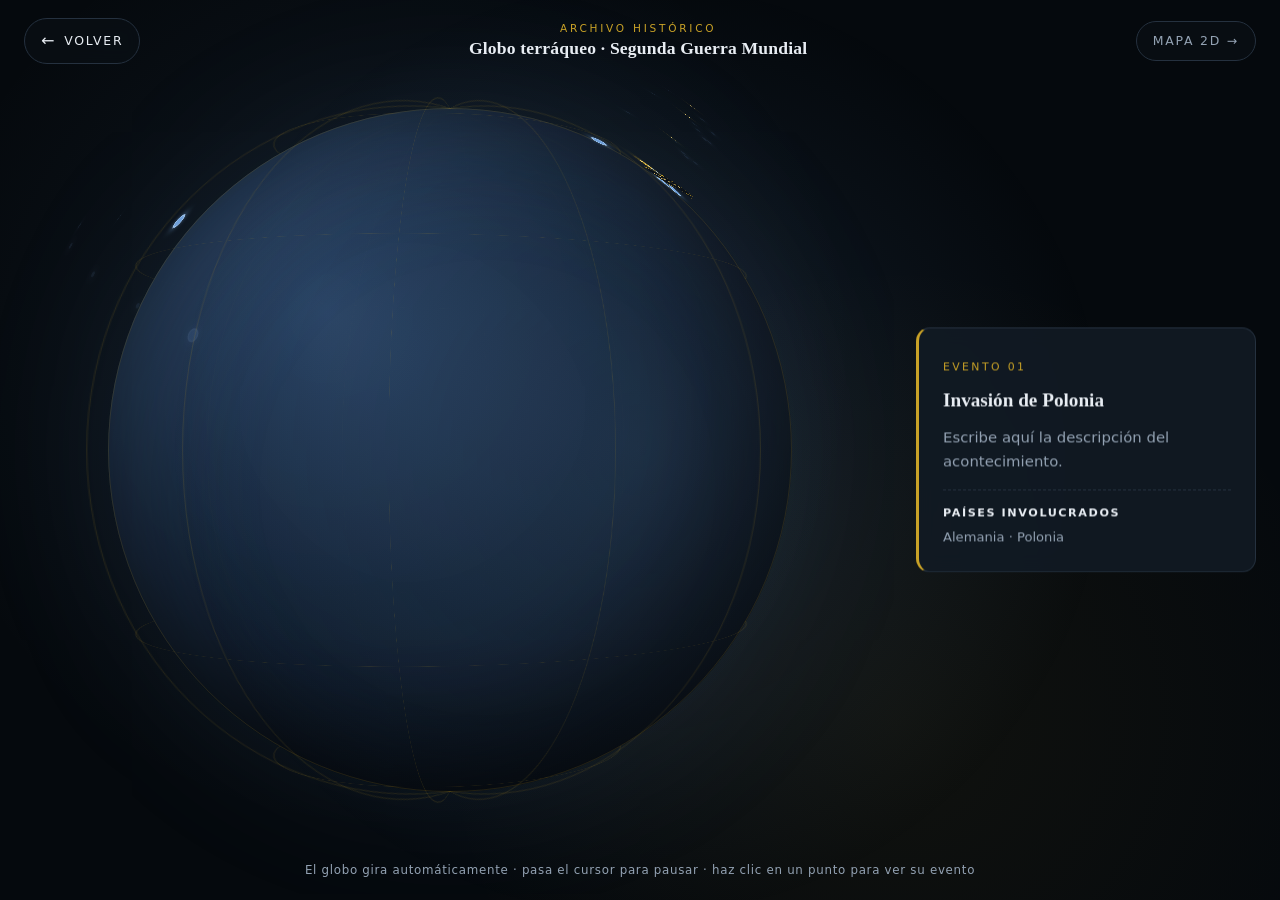
<file: globo.html>
<!DOCTYPE html>
<html lang="es">
<head>
<meta charset="UTF-8">
<meta name="viewport" content="width=device-width, initial-scale=1">
<title>Globo 3D · Segunda Guerra Mundial</title>
<link rel="stylesheet" href="globo.css">
</head>
<body class="globo-page">

  
  <input type="radio" name="globo-evento" id="g1" class="globo-ctrl" checked>
  <input type="radio" name="globo-evento" id="g2" class="globo-ctrl">
  <input type="radio" name="globo-evento" id="g3" class="globo-ctrl">
  <input type="radio" name="globo-evento" id="g4" class="globo-ctrl">
  <input type="radio" name="globo-evento" id="g5" class="globo-ctrl">

  
  <header class="globo-header">
    <a href="index.html" class="globo-back">
      <span class="globo-back__icon">←</span> Volver
    </a>
    <div class="globo-titulo">
      <span class="globo-titulo__eyebrow">Archivo histórico</span>
      <h1>Globo terráqueo · Segunda Guerra Mundial</h1>
    </div>
    <a href="index.html#mapa" class="globo-mapa2d">Mapa 2D →</a>
  </header>

  
  <div class="globo-scene">


    <div class="globo-sphere"></div>

    
    <div class="globo">

      
      <div class="globo-grid-lat lat-60"></div>
      <div class="globo-grid-lat lat-30"></div>
      <div class="globo-grid-lat lat-0"></div>
      <div class="globo-grid-lat lat--30"></div>
      <div class="globo-grid-lat lat--60"></div>

      
      <div class="globo-grid-lon lon-0"></div>
      <div class="globo-grid-lon lon-30"></div>
      <div class="globo-grid-lon lon-60"></div>
      <div class="globo-grid-lon lon-90"></div>
      <div class="globo-grid-lon lon-120"></div>
      <div class="globo-grid-lon lon-150"></div>

      
      <label class="globo-point e-1" for="g1" style="--lat:52.52deg;--lng:13.40deg;--m:1;">
        <span class="globo-point__dot"></span>
        <span class="globo-point__label">Berlín</span>
      </label>
      <span class="globo-arc-dot e-1" style="--lat:52.47deg;--lng:14.67deg;--m:1.10;"></span>
      <span class="globo-arc-dot e-1" style="--lat:52.42deg;--lng:15.94deg;--m:1.173;"></span>
      <span class="globo-arc-dot e-1" style="--lat:52.38deg;--lng:17.20deg;--m:1.20;"></span>
      <span class="globo-arc-dot e-1" style="--lat:52.33deg;--lng:18.47deg;--m:1.173;"></span>
      <span class="globo-arc-dot e-1" style="--lat:52.28deg;--lng:19.74deg;--m:1.10;"></span>
      <label class="globo-point e-1" for="g1" style="--lat:52.23deg;--lng:21.01deg;--m:1;">
        <span class="globo-point__dot"></span>
        <span class="globo-point__label">Varsovia</span>
      </label>

      
      <label class="globo-point e-2" for="g2" style="--lat:52.52deg;--lng:13.40deg;--m:1;">
        <span class="globo-point__dot"></span>
        <span class="globo-point__label">Berlín</span>
      </label>
      <span class="globo-arc-dot e-2" style="--lat:52.35deg;--lng:11.15deg;--m:1.10;"></span>
      <span class="globo-arc-dot e-2" style="--lat:52.18deg;--lng:8.89deg;--m:1.173;"></span>
      <span class="globo-arc-dot e-2" style="--lat:52.02deg;--lng:6.64deg;--m:1.20;"></span>
      <span class="globo-arc-dot e-2" style="--lat:51.85deg;--lng:4.38deg;--m:1.173;"></span>
      <span class="globo-arc-dot e-2" style="--lat:51.68deg;--lng:2.13deg;--m:1.10;"></span>
      <label class="globo-point e-2" for="g2" style="--lat:51.51deg;--lng:-0.13deg;--m:1;">
        <span class="globo-point__dot"></span>
        <span class="globo-point__label">Londres</span>
      </label>

     
      <label class="globo-point e-3" for="g3" style="--lat:35.68deg;--lng:139.69deg;--m:1;">
        <span class="globo-point__dot"></span>
        <span class="globo-point__label">Tokio</span>
      </label>
      <span class="globo-arc-dot e-3" style="--lat:33.29deg;--lng:150.08deg;--m:1.10;"></span>
      <span class="globo-arc-dot e-3" style="--lat:30.90deg;--lng:160.48deg;--m:1.173;"></span>
      <span class="globo-arc-dot e-3" style="--lat:28.52deg;--lng:170.87deg;--m:1.20;"></span>
      <span class="globo-arc-dot e-3" style="--lat:26.13deg;--lng:181.26deg;--m:1.173;"></span>
      <span class="globo-arc-dot e-3" style="--lat:23.74deg;--lng:191.66deg;--m:1.10;"></span>
      <label class="globo-point e-3" for="g3" style="--lat:21.35deg;--lng:202.05deg;--m:1;">
        <span class="globo-point__dot"></span>
        <span class="globo-point__label">Pearl Harbor</span>
      </label>

      
      <label class="globo-point e-4" for="g4" style="--lat:52.52deg;--lng:13.40deg;--m:1;">
        <span class="globo-point__dot"></span>
        <span class="globo-point__label">Berlín</span>
      </label>
      <span class="globo-arc-dot e-4" style="--lat:53.06deg;--lng:17.44deg;--m:1.10;"></span>
      <span class="globo-arc-dot e-4" style="--lat:53.60deg;--lng:21.47deg;--m:1.173;"></span>
      <span class="globo-arc-dot e-4" style="--lat:54.14deg;--lng:25.51deg;--m:1.20;"></span>
      <span class="globo-arc-dot e-4" style="--lat:54.67deg;--lng:29.55deg;--m:1.173;"></span>
      <span class="globo-arc-dot e-4" style="--lat:55.21deg;--lng:33.58deg;--m:1.10;"></span>
      <label class="globo-point e-4" for="g4" style="--lat:55.75deg;--lng:37.62deg;--m:1;">
        <span class="globo-point__dot"></span>
        <span class="globo-point__label">Moscú</span>
      </label>

      
      <label class="globo-point e-5" for="g5" style="--lat:51.51deg;--lng:-0.13deg;--m:1;">
        <span class="globo-point__dot"></span>
        <span class="globo-point__label">Londres</span>
      </label>
      <span class="globo-arc-dot e-5" style="--lat:51.07deg;--lng:0.28deg;--m:1.10;"></span>
      <span class="globo-arc-dot e-5" style="--lat:50.62deg;--lng:0.70deg;--m:1.173;"></span>
      <span class="globo-arc-dot e-5" style="--lat:50.18deg;--lng:1.11deg;--m:1.20;"></span>
      <span class="globo-arc-dot e-5" style="--lat:49.74deg;--lng:1.52deg;--m:1.173;"></span>
      <span class="globo-arc-dot e-5" style="--lat:49.30deg;--lng:1.94deg;--m:1.10;"></span>
      <label class="globo-point e-5" for="g5" style="--lat:48.86deg;--lng:2.35deg;--m:1;">
        <span class="globo-point__dot"></span>
        <span class="globo-point__label">París</span>
      </label>

    </div>
  </div>

 
  <aside class="globo-panel">

    <article class="evento evento-1">
      <span class="evento__numero">Evento 01</span>
      <h3 class="evento__titulo">Invasión de Polonia</h3>
      <p class="evento__texto">Escribe aquí la descripción del acontecimiento.</p>
      <p class="evento__paises"><strong>Países involucrados</strong>Alemania · Polonia</p>
    </article>

    <article class="evento evento-2">
      <span class="evento__numero">Evento 02</span>
      <h3 class="evento__titulo">Batalla de Inglaterra</h3>
      <p class="evento__texto">Escribe aquí la descripción del acontecimiento.</p>
      <p class="evento__paises"><strong>Países involucrados</strong>Alemania · Reino Unido</p>
    </article>

    <article class="evento evento-3">
      <span class="evento__numero">Evento 03</span>
      <h3 class="evento__titulo">Ataque a Pearl Harbor</h3>
      <p class="evento__texto">Escribe aquí la descripción del acontecimiento.</p>
      <p class="evento__paises"><strong>Países involucrados</strong>Japón · Estados Unidos</p>
    </article>

    <article class="evento evento-4">
      <span class="evento__numero">Evento 04</span>
      <h3 class="evento__titulo">Batalla de Stalingrado</h3>
      <p class="evento__texto">Escribe aquí la descripción del acontecimiento.</p>
      <p class="evento__paises"><strong>Países involucrados</strong>Alemania · URSS</p>
    </article>

    <article class="evento evento-5">
      <span class="evento__numero">Evento 05</span>
      <h3 class="evento__titulo">Desembarco de Normandía</h3>
      <p class="evento__texto">Escribe aquí la descripción del acontecimiento.</p>
      <p class="evento__paises"><strong>Países involucrados</strong>Reino Unido · Francia</p>
    </article>

  </aside>

  
  <p class="globo-leyenda">
    El globo gira automáticamente · pasa el cursor para pausar · haz clic en un punto para ver su evento
  </p>

</body>
</html>
</file>
<file: globo.css>
/* ============================================================
   GLOBO 3D A PANTALLA COMPLETA — solo HTML + CSS
   ============================================================ */

*, *::before, *::after { box-sizing: border-box; }

:root{
  --fondo:        #05090d;
  --superficie:   #121a24;
  --borde:        #25313f;
  --texto:        #e8edf3;
  --texto-suave:  #93a2b3;
  --acento:       #c9a227;
  --acento-claro: #f0d47a;
  --azul:         #6f9fd8;
  --radio:        14px;
}

html, body{
  margin: 0;
  padding: 0;
  height: 100%;
  overflow: hidden;
}

body.globo-page{
  background:
    radial-gradient(circle at 30% 40%, rgba(111,159,216,.10), transparent 45%),
    radial-gradient(circle at 70% 80%, rgba(201,162,39,.06), transparent 40%),
    var(--fondo);
  color: var(--texto);
  font-family: "Segoe UI", system-ui, -apple-system, Roboto, sans-serif;
  line-height: 1.6;
  -webkit-font-smoothing: antialiased;
}

h1{
  font-family: Georgia, "Times New Roman", serif;
  font-weight: 600;
  margin: 0;
  letter-spacing: .01em;
  line-height: 1.2;
}


.globo-ctrl{
  position: absolute;
  width: 1px; height: 1px;
  opacity: 0;
  pointer-events: none;
}


.globo-header{
  position: fixed;
  top: 0; left: 0; right: 0;
  z-index: 100;
  display: flex;
  align-items: center;
  justify-content: space-between;
  gap: 16px;
  padding: 18px 24px;
  pointer-events: none;
}
.globo-header > *{ pointer-events: auto; }

.globo-back{
  display: inline-flex;
  align-items: center;
  gap: 8px;
  padding: 9px 16px;
  border: 1px solid var(--borde);
  border-radius: 999px;
  background: rgba(11,16,22,.72);
  color: var(--texto);
  text-decoration: none;
  font-size: .78rem;
  letter-spacing: .14em;
  text-transform: uppercase;
  backdrop-filter: blur(8px);
  transition: .22s;
}
.globo-back:hover{
  border-color: var(--acento);
  color: var(--acento);
}
.globo-back__icon{ font-size: 1rem; }

.globo-titulo{
  text-align: center;
  line-height: 1.15;
}
.globo-titulo__eyebrow{
  display: block;
  margin-bottom: 4px;
  font-size: .66rem;
  letter-spacing: .26em;
  text-transform: uppercase;
  color: var(--acento);
}
.globo-titulo h1{
  font-size: clamp(.9rem, 1.6vw, 1.1rem);
  color: var(--texto);
}

.globo-mapa2d{
  padding: 9px 16px;
  border: 1px solid var(--borde);
  border-radius: 999px;
  background: rgba(11,16,22,.72);
  color: var(--texto-suave);
  text-decoration: none;
  font-size: .78rem;
  letter-spacing: .14em;
  text-transform: uppercase;
  backdrop-filter: blur(8px);
  transition: .22s;
}
.globo-mapa2d:hover{
  border-color: var(--acento);
  color: var(--acento);
}


.globo-scene{
  --R: min(38vh, 38vw);
  position: fixed;
  inset: 0;
  display: grid;
  place-items: center;
  grid-template-columns: 1fr;
  grid-template-rows: 1fr;
  padding-right: 380px;        /* deja espacio al panel */
  perspective: 1400px;
  perspective-origin: center;
  transform-style: preserve-3d;
}
.globo-scene > *{ grid-area: 1 / 1; }

.globo-scene::before{
  content: "";
  position: absolute;
  inset: 50%;
  width: calc(var(--R) * 3);
  height: calc(var(--R) * 3);
  margin: calc(var(--R) * -1.5) 0 0 calc(var(--R) * -1.5);
  border-radius: 50%;
  background: radial-gradient(circle, rgba(111,159,216,.14) 0%, transparent 65%);
  pointer-events: none;
  grid-area: 1 / 1;
}


.globo-sphere{
  width: calc(2 * var(--R));
  height: calc(2 * var(--R));
  border-radius: 50%;
  background:
    radial-gradient(circle at 32% 30%,
      rgba(46,74,110,.85) 0%,
      rgba(22,38,58,.92) 42%,
      rgba(10,18,28,.96) 78%,
      rgba(5,9,13,1) 100%);
  box-shadow:
    inset calc(var(--R) * -0.11) calc(var(--R) * -0.11) calc(var(--R) * 0.4) rgba(0,0,0,.9),
    inset calc(var(--R) * 0.11) calc(var(--R) * 0.11) calc(var(--R) * 0.35) rgba(111,159,216,.14),
    0 0 calc(var(--R) * 0.45) rgba(111,159,216,.10);
}


.globo{
  position: relative;
  width: calc(2 * var(--R));
  height: calc(2 * var(--R));
  transform-style: preserve-3d;
  animation: globo-rotar 90s linear infinite;
  will-change: transform;
}
.globo-scene:hover .globo{
  animation-play-state: paused;
}

@keyframes globo-rotar{
  from{ transform: rotateX(-12deg) rotateY(0deg); }
  to  { transform: rotateX(-12deg) rotateY(360deg); }
}


.globo-grid-lat,
.globo-grid-lon{
  position: absolute;
  border-radius: 50%;
  border: 1px solid rgba(201,162,39,.14);
  pointer-events: none;
}

.globo-grid-lat{
  top: 50%; left: 50%;
}
.lat-60  { width: calc(var(--R) * 1);     height: calc(var(--R) * 1);     transform: translate(-50%,-50%) rotateX(90deg) translateZ(calc(var(--R) *  0.866)); }
.lat-30  { width: calc(var(--R) * 1.732); height: calc(var(--R) * 1.732); transform: translate(-50%,-50%) rotateX(90deg) translateZ(calc(var(--R) *  0.5));   }
.lat-0   { width: calc(var(--R) * 2);     height: calc(var(--R) * 2);     transform: translate(-50%,-50%) rotateX(90deg) translateZ(0);                        }
.lat--30 { width: calc(var(--R) * 1.732); height: calc(var(--R) * 1.732); transform: translate(-50%,-50%) rotateX(90deg) translateZ(calc(var(--R) * -0.5));   }
.lat--60 { width: calc(var(--R) * 1);     height: calc(var(--R) * 1);     transform: translate(-50%,-50%) rotateX(90deg) translateZ(calc(var(--R) * -0.866)); }

.globo-grid-lon{
  top: 0; left: 0;
  width: 100%; height: 100%;
}
.lon-0   { transform: rotateY(0deg);   }
.lon-30  { transform: rotateY(30deg);  }
.lon-60  { transform: rotateY(60deg);  }
.lon-90  { transform: rotateY(90deg);  }
.lon-120 { transform: rotateY(120deg); }
.lon-150 { transform: rotateY(150deg); }


.globo-point,
.globo-arc-dot{
  position: absolute;
  top: 50%;
  left: 50%;
  transform-origin: center;
  transform:
    translate(-50%,-50%)
    rotateY(calc(90deg - var(--lng)))
    rotateX(var(--lat))
    translateZ(calc(var(--R) * var(--m)));
  transition: opacity .3s ease;
}

.globo-point{
  width: 16px;
  height: 16px;
  cursor: pointer;
  z-index: 3;
}

.globo-point__dot{
  position: absolute;
  inset: 0;
  border-radius: 50%;
  background: var(--azul);
  border: 2px solid #9cc2ea;
  box-shadow: 0 0 12px rgba(111,159,216,.65);
  transition: .3s ease;
  animation: globo-ping 2.4s ease-out infinite;
}

@keyframes globo-ping{
  0%  { box-shadow: 0 0 0 0 rgba(111,159,216,.55), 0 0 12px rgba(111,159,216,.65); }
  100%{ box-shadow: 0 0 0 18px rgba(111,159,216,0), 0 0 12px rgba(111,159,216,.65); }
}

.globo-point__label{
  position: absolute;
  top: calc(100% + 8px);
  left: 50%;
  transform: translateX(-50%);
  padding: 4px 12px;
  border: 1px solid var(--acento);
  border-radius: 999px;
  background: rgba(11,16,22,.96);
  color: var(--acento-claro);
  font-size: .72rem;
  letter-spacing: .1em;
  text-transform: uppercase;
  white-space: nowrap;
  opacity: 0;
  pointer-events: none;
  transition: .22s ease;
  z-index: 4;
}

.globo-point:hover .globo-point__label{ opacity: 1; }

.globo-arc-dot{
  width: 6px;
  height: 6px;
  border-radius: 50%;
  background: rgba(111,159,216,.35);
  box-shadow: 0 0 10px rgba(111,159,216,.35);
  opacity: .3;
  pointer-events: none;
}

/*  Panel lateral  */
.globo-panel{
  position: fixed;
  right: 24px;
  top: 50%;
  transform: translateY(-50%);
  width: 340px;
  max-height: calc(100vh - 200px);
  overflow-y: auto;
  z-index: 50;
}

.evento{
  display: none;
  background: rgba(18,26,36,.94);
  border: 1px solid var(--borde);
  border-left: 3px solid var(--acento);
  border-radius: var(--radio);
  padding: 24px;
  backdrop-filter: blur(10px);
  animation: aparecer .35s ease both;
}

@keyframes aparecer{
  from{ opacity: 0; transform: translateY(10px); }
  to  { opacity: 1; transform: translateY(0); }
}

.evento__numero{
  display: inline-block;
  margin-bottom: 10px;
  font-size: .68rem;
  letter-spacing: .22em;
  text-transform: uppercase;
  color: var(--acento);
}
.evento__titulo{
  font-family: Georgia, serif;
  font-weight: 600;
  font-size: 1.2rem;
  margin: 0 0 .5em;
  color: var(--texto);
}
.evento__texto{
  color: var(--texto-suave);
  font-size: .93rem;
  margin: 0 0 16px;
}
.evento__paises{
  margin: 0;
  padding-top: 14px;
  border-top: 1px dashed var(--borde);
  font-size: .82rem;
  color: var(--texto-suave);
}
.evento__paises strong{
  display: block;
  margin-bottom: 4px;
  color: var(--texto);
  font-size: .7rem;
  letter-spacing: .14em;
  text-transform: uppercase;
}

/*  Leyenda inferior  */
.globo-leyenda{
  position: fixed;
  bottom: 20px;
  left: 0; right: 0;
  margin: 0;
  text-align: center;
  font-size: .74rem;
  letter-spacing: .06em;
  color: var(--texto-suave);
  pointer-events: none;
  z-index: 50;
}

/* ESTADOS ACTIVOS (puro CSS con :checked) */


#g1:checked ~ .globo-panel .evento-1,
#g2:checked ~ .globo-panel .evento-2,
#g3:checked ~ .globo-panel .evento-3,
#g4:checked ~ .globo-panel .evento-4,
#g5:checked ~ .globo-panel .evento-5{
  display: block;
}

/* Etiquetas del evento activo visibles */
#g1:checked ~ .globo-scene .e-1.globo-point .globo-point__label,
#g2:checked ~ .globo-scene .e-2.globo-point .globo-point__label,
#g3:checked ~ .globo-scene .e-3.globo-point .globo-point__label,
#g4:checked ~ .globo-scene .e-4.globo-point .globo-point__label,
#g5:checked ~ .globo-scene .e-5.globo-point .globo-point__label{
  opacity: 1;
}

/* Puntos del evento activo en dorado */
#g1:checked ~ .globo-scene .e-1 .globo-point__dot,
#g2:checked ~ .globo-scene .e-2 .globo-point__dot,
#g3:checked ~ .globo-scene .e-3 .globo-point__dot,
#g4:checked ~ .globo-scene .e-4 .globo-point__dot,
#g5:checked ~ .globo-scene .e-5 .globo-point__dot{
  background: var(--acento);
  border-color: var(--acento-claro);
  box-shadow: 0 0 0 6px rgba(201,162,39,.18), 0 0 22px rgba(201,162,39,.85);
}

/* Arcos del evento activo en dorado */
#g1:checked ~ .globo-scene .e-1.globo-arc-dot,
#g2:checked ~ .globo-scene .e-2.globo-arc-dot,
#g3:checked ~ .globo-scene .e-3.globo-arc-dot,
#g4:checked ~ .globo-scene .e-4.globo-arc-dot,
#g5:checked ~ .globo-scene .e-5.globo-arc-dot{
  background: var(--acento-claro);
  box-shadow: 0 0 14px rgba(201,162,39,.9);
  opacity: 1;
}

/* responsive*/
@media (max-width: 980px){
  .globo-scene{
    --R: min(30vh, 44vw);
    padding-right: 0;
    padding-bottom: 40vh;
  }
  .globo-panel{
    right: 16px;
    left: 16px;
    top: auto;
    bottom: 56px;
    width: auto;
    max-height: 36vh;
    transform: none;
  }
  .globo-mapa2d{ display: none; }
}

@media (max-width: 600px){
  .globo-header{
    flex-wrap: wrap;
    justify-content: center;
    padding: 12px 16px;
  }
  .globo-titulo{ order: -1; flex-basis: 100%; margin-bottom: 6px; }
  .globo-titulo h1{ font-size: .92rem; }
  .globo-scene{
    --R: min(26vh, 40vw);
    padding-bottom: 44vh;
  }
  .globo-leyenda{ font-size: .68rem; }
}
</file>
